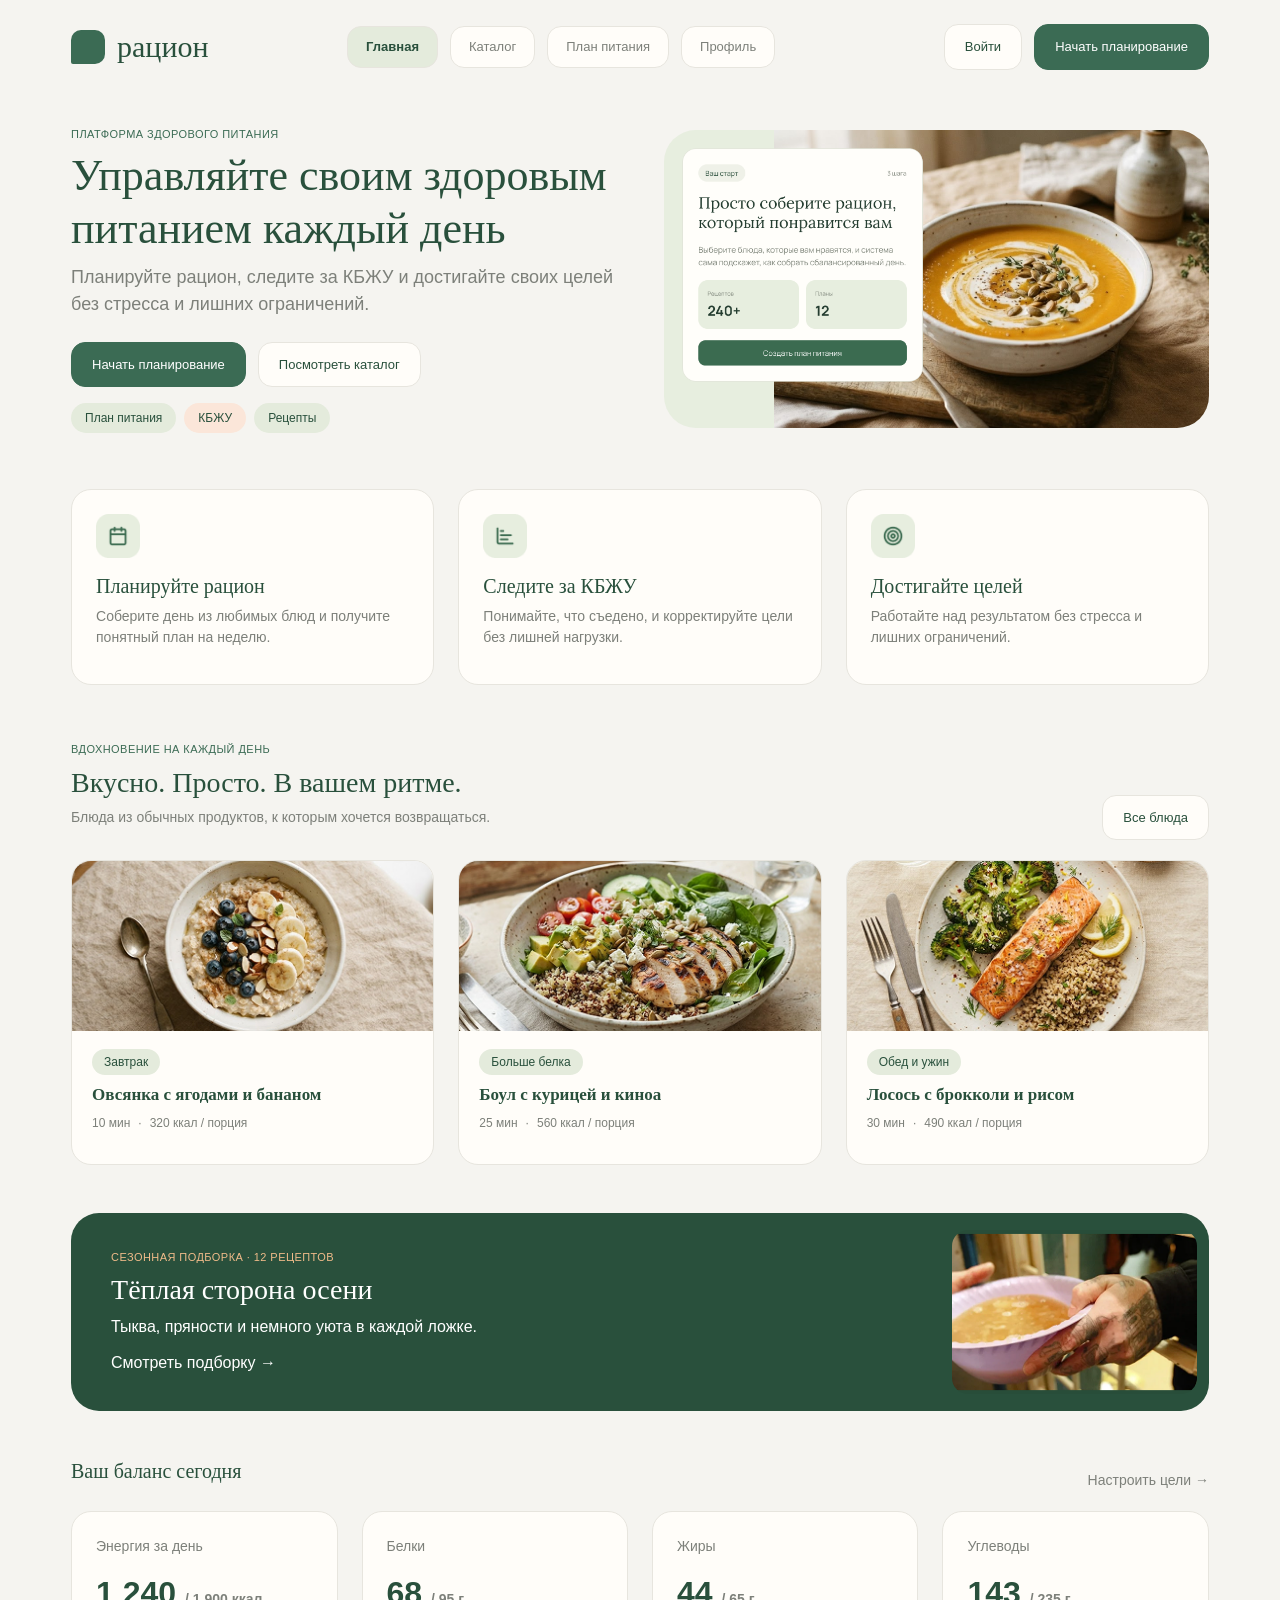
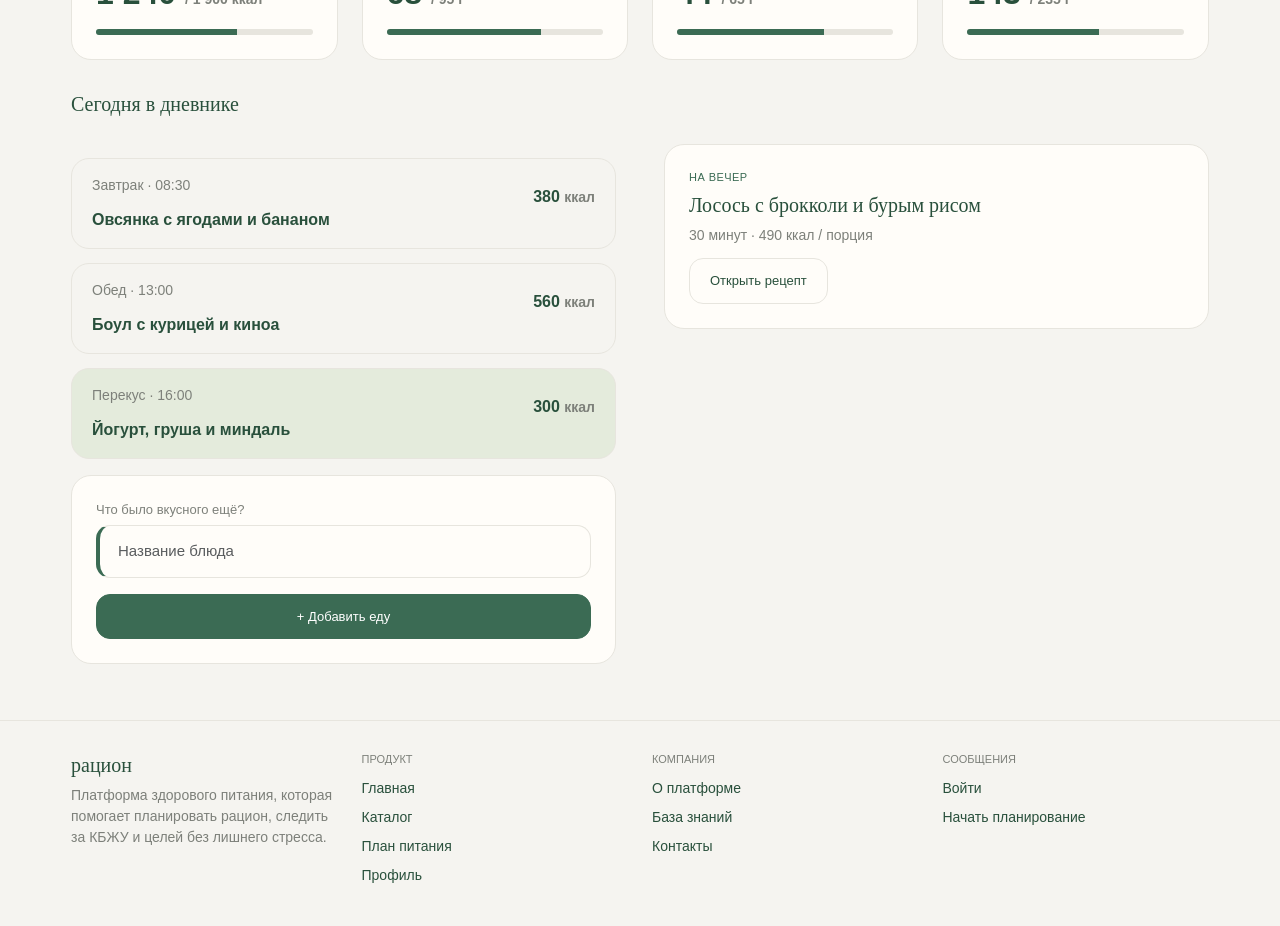
<file: index.html>
<!DOCTYPE html>
<html lang="ru">
<head>
  <meta charset="UTF-8">
  <meta name="viewport" content="width=device-width, initial-scale=1.0">
  <meta name="description" content="Рацион — платформа здорового питания: планируйте рацион и следите за КБЖУ">
  <title>Главная — Рацион</title>
  <link rel="stylesheet" href="css/vendor/bootstrap.min.css">
  <link rel="stylesheet" href="css/style.css">
  <script src="js/vendor/bootstrap.min.js" defer></script>
</head>
<body>
  <header class="site-container header navbar navbar-expand-lg">
    <a class="logo" href="index.html"><span class="logo__mark"></span>рацион</a>
    <button class="navbar-toggler" type="button" data-bs-toggle="collapse" data-bs-target="#site-navigation"
            aria-controls="site-navigation" aria-expanded="false" aria-label="Меню сайта">
      <span class="navbar-toggler-icon" aria-hidden="true"></span>
    </button>
    <div class="collapse navbar-collapse" id="site-navigation">
      <nav class="nav" aria-label="Основная навигация">
        <ul>
          <li><a class="nav-link" href="index.html" aria-current="page">Главная</a></li>
          <li><a class="nav-link" href="catalog.html">Каталог</a></li>
          <li><a class="nav-link" href="plan.html">План питания</a></li>
          <li><a class="nav-link" href="stats.html">Профиль</a></li>
        </ul>
      </nav>
      <div class="header__actions">
        <a class="btn" href="login.html">Войти</a>
        <a class="btn btn--primary" href="plan.html">Начать планирование</a>
      </div>
    </div>
  </header>

  <main class="site-container">
    <section class="hero">
      <div class="row align-items-center g-4 g-lg-5">
        <div class="col-lg-6 hero__copy">
          <p class="eyebrow">Платформа здорового питания</p>
          <h1>Управляйте своим здоровым питанием каждый день</h1>
          <p class="hero__lead">Планируйте рацион, следите за КБЖУ и достигайте своих целей без стресса и лишних ограничений.</p>
          <div class="hero__actions">
            <a class="btn btn--primary" href="plan.html">Начать планирование</a>
            <a class="btn" href="catalog.html">Посмотреть каталог</a>
          </div>
          <ul class="tags"><li>План питания</li><li>КБЖУ</li><li>Рецепты</li></ul>
        </div>
        <div class="col-lg-6">
          <aside class="hero__visual">
            <img class="img-fluid" src="img/Hero%20media.png" alt="Карточка создания плана питания на фоне тыквенного супа">
          </aside>
        </div>
      </div>
    </section>

    <section class="features" aria-label="Возможности">
      <div class="row row-cols-1 row-cols-sm-2 row-cols-lg-3 g-3 g-lg-4">
        <div class="col"><article class="card h-100"><img class="feature__icon" src="img/Frame.png" alt=""><h3>Планируйте рацион</h3><p class="muted">Соберите день из любимых блюд и получите понятный план на неделю.</p></article></div>
        <div class="col"><article class="card h-100"><img class="feature__icon" src="img/Frame-1.png" alt=""><h3>Следите за КБЖУ</h3><p class="muted">Понимайте, что съедено, и корректируйте цели без лишней нагрузки.</p></article></div>
        <div class="col"><article class="card h-100"><img class="feature__icon" src="img/Frame-2.png" alt=""><h3>Достигайте целей</h3><p class="muted">Работайте над результатом без стресса и лишних ограничений.</p></article></div>
      </div>
    </section>

    <section>
      <div class="section-head">
        <div><p class="eyebrow">Вдохновение на каждый день</p><h2>Вкусно. Просто. В вашем ритме.</h2><p class="muted">Блюда из обычных продуктов, к которым хочется возвращаться.</p></div>
        <a class="btn" href="catalog.html">Все блюда</a>
      </div>
      <div class="recipes">
        <div class="row row-cols-1 row-cols-sm-2 row-cols-lg-3 g-3 g-lg-4">
          <div class="col"><article class="card h-100 recipe"><img class="recipe__img" src="img/Meal%20photography.png" alt="Овсянка с ягодами и бананом"><div class="recipe__body"><span class="recipe__badge">Завтрак</span><h3 class="recipe__title">Овсянка с ягодами и бананом</h3><p class="recipe__meta"><span>10 мин</span><span>320 ккал / порция</span></p></div></article></div>
          <div class="col"><article class="card h-100 recipe"><img class="recipe__img" src="img/Meal%20photography-1.png" alt="Боул с курицей и киноа"><div class="recipe__body"><span class="recipe__badge">Больше белка</span><h3 class="recipe__title">Боул с курицей и киноа</h3><p class="recipe__meta"><span>25 мин</span><span>560 ккал / порция</span></p></div></article></div>
          <div class="col"><article class="card h-100 recipe"><img class="recipe__img" src="img/Meal%20photography-2.png" alt="Лосось с брокколи и рисом"><div class="recipe__body"><span class="recipe__badge">Обед и ужин</span><h3 class="recipe__title">Лосось с брокколи и рисом</h3><p class="recipe__meta"><span>30 мин</span><span>490 ккал / порция</span></p></div></article></div>
        </div>
      </div>
    </section>

    <section class="banner">
      <div class="banner__content">
        <p class="eyebrow">Сезонная подборка · 12 рецептов</p>
        <h2>Тёплая сторона осени</h2>
        <p>Тыква, пряности и немного уюта в каждой ложке.</p>
        <a href="catalog.html">Смотреть подборку →</a>
      </div>
      <img class="banner__img" src="img/%D0%91%D0%B0%D0%BB%D0%B0%D0%BD%D0%B4%D0%B0.png" alt="Миска тёплого супа">
    </section>

    <section>
      <div class="section-head"><h3>Ваш баланс сегодня</h3><a class="muted" href="plan.html">Настроить цели →</a></div>
      <div class="stats">
        <div class="row row-cols-2 row-cols-lg-4 g-3 g-lg-4">
          <div class="col"><article class="card h-100"><p class="muted">Энергия за день</p><p class="stat__value">1 240 <small class="muted">/ 1 900 ккал</small></p><progress max="1900" value="1240"></progress></article></div>
          <div class="col"><article class="card h-100"><p class="muted">Белки</p><p class="stat__value">68 <small class="muted">/ 95 г</small></p><progress max="95" value="68"></progress></article></div>
          <div class="col"><article class="card h-100"><p class="muted">Жиры</p><p class="stat__value">44 <small class="muted">/ 65 г</small></p><progress max="65" value="44"></progress></article></div>
          <div class="col"><article class="card h-100"><p class="muted">Углеводы</p><p class="stat__value">143 <small class="muted">/ 235 г</small></p><progress max="235" value="143"></progress></article></div>
        </div>
      </div>
    </section>

    <section class="section-head"><h3>Сегодня в дневнике</h3></section>
    <section class="row g-4 g-lg-5">
      <div class="col-lg-6">
        <div class="meal"><div><p class="muted">Завтрак · 08:30</p><strong>Овсянка с ягодами и бананом</strong></div><p class="meal__kcal">380 <small class="muted">ккал</small></p></div>
        <div class="meal"><div><p class="muted">Обед · 13:00</p><strong>Боул с курицей и киноа</strong></div><p class="meal__kcal">560 <small class="muted">ккал</small></p></div>
        <div class="meal"><div><p class="muted">Перекус · 16:00</p><strong>Йогурт, груша и миндаль</strong></div><p class="meal__kcal">300 <small class="muted">ккал</small></p></div>
        <form class="card form" action="plan.html" method="post" style="margin-top:16px">
          <div class="field"><label for="food">Что было вкусного ещё?</label><input class="form-control" type="text" id="food" name="food" placeholder="Название блюда" required></div>
          <button class="btn btn--primary" type="submit">+ Добавить еду</button>
        </form>
      </div>
      <aside class="col-lg-6">
        <div class="card"><p class="eyebrow">На вечер</p><h3>Лосось с брокколи и бурым рисом</h3><p class="muted">30 минут · 490 ккал / порция</p><a class="btn" href="catalog.html">Открыть рецепт</a></div>
      </aside>
    </section>
  </main>

  <footer class="site-container footer">
    <div><h3>рацион</h3><p class="muted">Платформа здорового питания, которая помогает планировать рацион, следить за КБЖУ и целей без лишнего стресса.</p></div>
    <div class="footer__cols">
      <section><h4>Продукт</h4><ul><li><a href="index.html">Главная</a></li><li><a href="catalog.html">Каталог</a></li><li><a href="plan.html">План питания</a></li><li><a href="stats.html">Профиль</a></li></ul></section>
      <section><h4>Компания</h4><ul><li><a href="#">О платформе</a></li><li><a href="#">База знаний</a></li><li><a href="#">Контакты</a></li></ul></section>
      <section><h4>Сообщения</h4><ul><li><a href="login.html">Войти</a></li><li><a href="plan.html">Начать планирование</a></li></ul></section>
    </div>
  </footer>
</body>
</html>
</file>
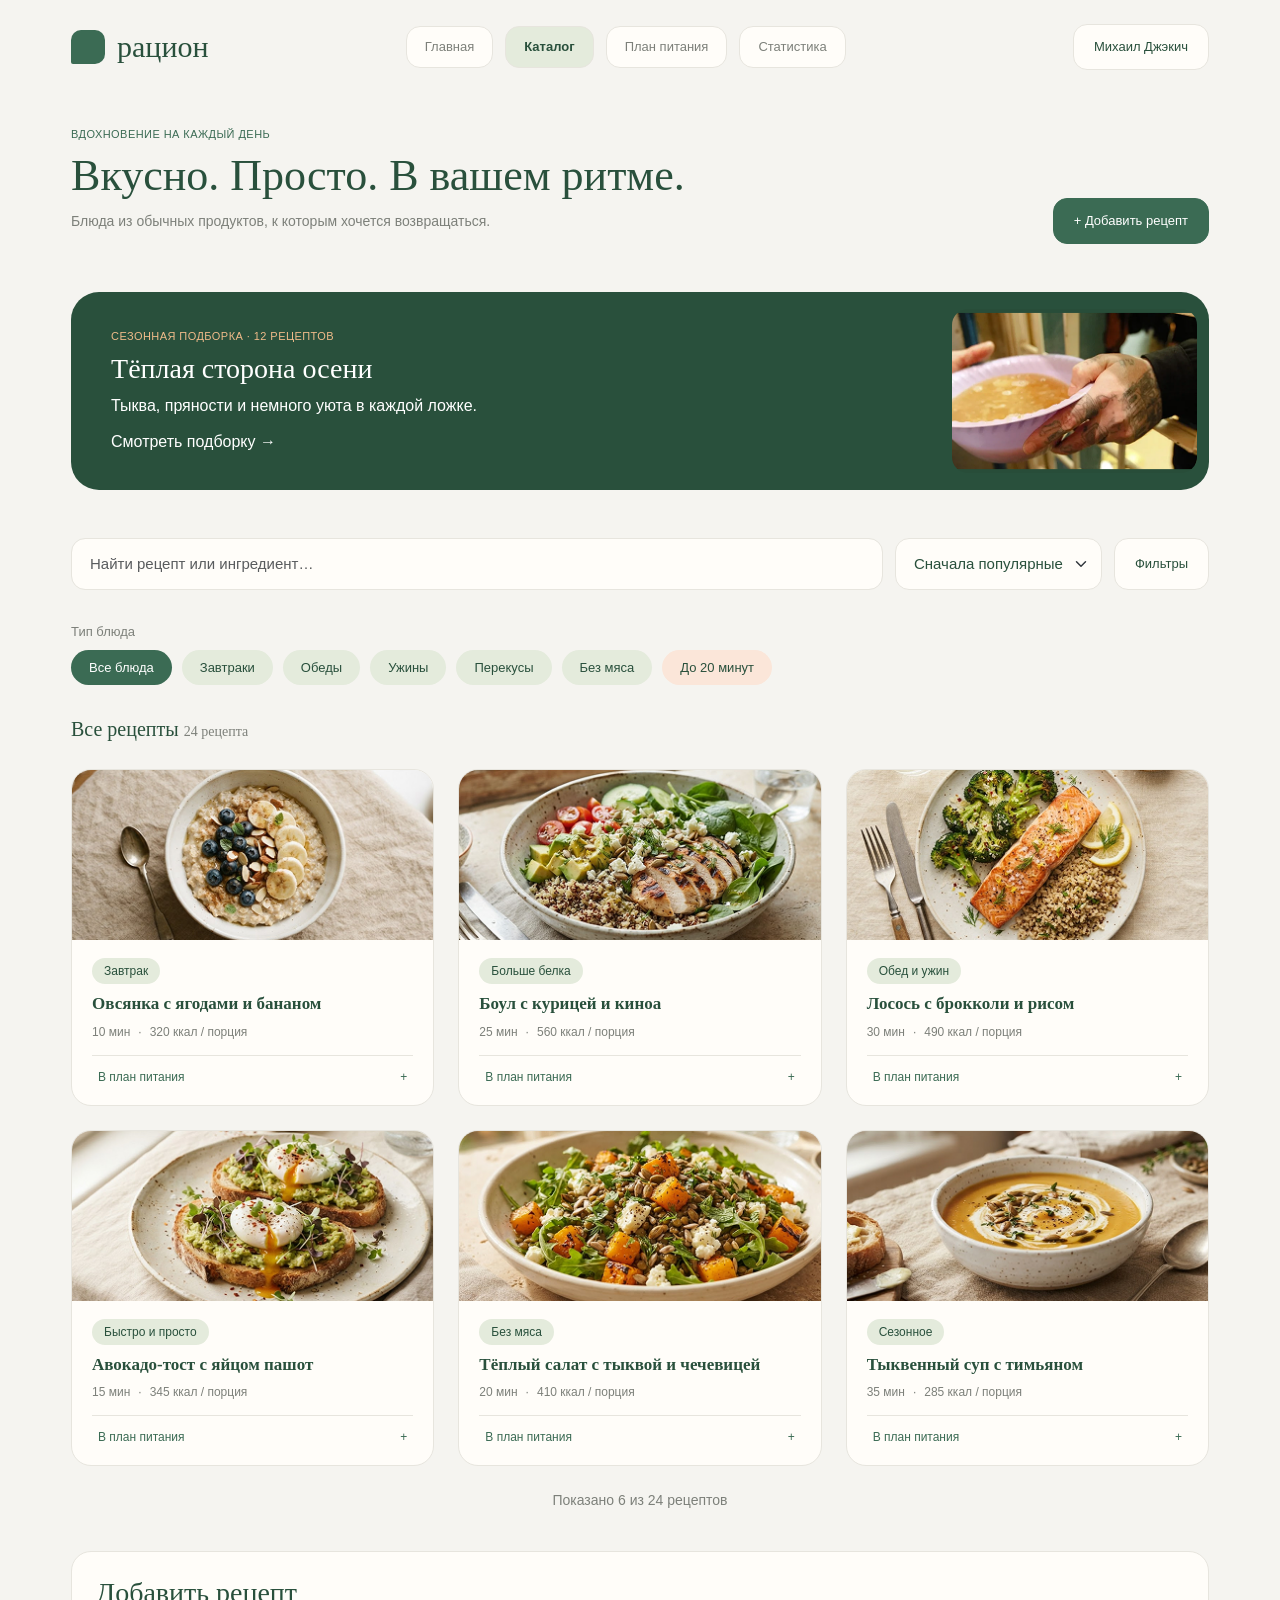
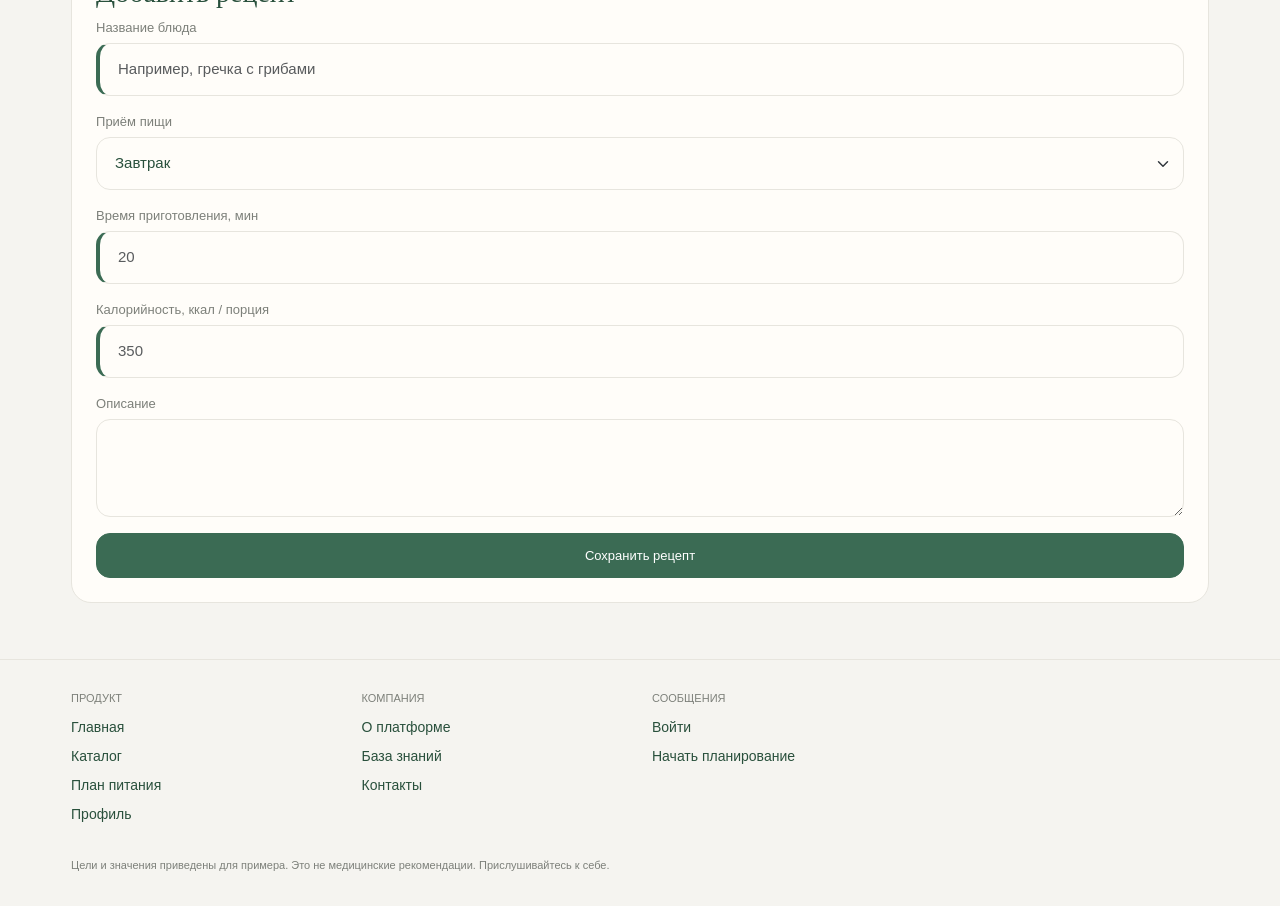
<file: catalog.html>
<!DOCTYPE html>
<html lang="ru">
<head>
  <meta charset="UTF-8">
  <meta name="viewport" content="width=device-width, initial-scale=1.0">
  <meta name="description" content="Каталог рецептов Рацион: поиск и фильтры по приёмам пищи">
  <title>Каталог блюд — Рацион</title>
  <link rel="stylesheet" href="css/vendor/bootstrap.min.css">
  <link rel="stylesheet" href="css/style.css">
  <script src="js/vendor/bootstrap.min.js" defer></script>
</head>
<body>
  <header class="site-container header navbar navbar-expand-lg">
    <a class="logo" href="index.html"><span class="logo__mark"></span>рацион</a>
    <button class="navbar-toggler" type="button" data-bs-toggle="collapse" data-bs-target="#site-navigation"
            aria-controls="site-navigation" aria-expanded="false" aria-label="Меню сайта">
      <span class="navbar-toggler-icon" aria-hidden="true"></span>
    </button>
    <div class="collapse navbar-collapse" id="site-navigation">
      <nav class="nav" aria-label="Основная навигация">
        <ul>
          <li><a class="nav-link" href="index.html">Главная</a></li>
          <li><a class="nav-link" href="catalog.html" aria-current="page">Каталог</a></li>
          <li><a class="nav-link" href="plan.html">План питания</a></li>
          <li><a class="nav-link" href="stats.html">Статистика</a></li>
        </ul>
      </nav>
      <div class="header__actions"><a class="btn" href="login.html">Михаил Джэкич</a></div>
    </div>
  </header>

  <main class="site-container">
    <div class="section-head">
      <div><p class="eyebrow">Вдохновение на каждый день</p><h1>Вкусно. Просто. В вашем ритме.</h1><p class="muted">Блюда из обычных продуктов, к которым хочется возвращаться.</p></div>
      <a class="btn btn--primary" href="#add-recipe">+ Добавить рецепт</a>
    </div>

    <section class="banner">
      <div class="banner__content">
        <p class="eyebrow">Сезонная подборка · 12 рецептов</p>
        <h2>Тёплая сторона осени</h2>
        <p>Тыква, пряности и немного уюта в каждой ложке.</p>
        <a href="#">Смотреть подборку →</a>
      </div>
      <img class="banner__img" src="img/%D0%91%D0%B0%D0%BB%D0%B0%D0%BD%D0%B4%D0%B0.png" alt="Миска тёплого супа">
    </section>

    <form class="form" action="catalog.html" method="get" role="search">
      <div class="toolbar">
        <input class="form-control" type="search" name="q" placeholder="Найти рецепт или ингредиент…" aria-label="Поиск рецептов">
        <select class="form-select" name="sort" aria-label="Сортировка">
          <option>Сначала популярные</option>
          <option>Сначала быстрые</option>
          <option>По калорийности</option>
        </select>
        <button class="btn" type="submit">Фильтры</button>
      </div>
      <fieldset>
        <legend>Тип блюда</legend>
        <div class="chips">
          <input type="radio" name="type" id="t-all" value="all" checked><label for="t-all">Все блюда</label>
          <input type="radio" name="type" id="t-b" value="breakfast"><label for="t-b">Завтраки</label>
          <input type="radio" name="type" id="t-l" value="lunch"><label for="t-l">Обеды</label>
          <input type="radio" name="type" id="t-d" value="dinner"><label for="t-d">Ужины</label>
          <input type="radio" name="type" id="t-s" value="snack"><label for="t-s">Перекусы</label>
          <input type="radio" name="type" id="t-v" value="veg"><label for="t-v">Без мяса</label>
          <input type="radio" name="type" id="t-q" value="quick"><label for="t-q">До 20 минут</label>
        </div>
      </fieldset>
    </form>

    <div class="section-head"><h3>Все рецепты <span class="muted">24 рецепта</span></h3></div>
    <section class="recipes">
      <div class="row row-cols-1 row-cols-sm-2 row-cols-lg-3 g-3 g-lg-4">
        <div class="col"><article class="card h-100 recipe"><img class="recipe__img" src="img/Meal%20photography.png" alt="Овсянка с ягодами и бананом"><div class="recipe__body"><span class="recipe__badge">Завтрак</span><h3 class="recipe__title">Овсянка с ягодами и бананом</h3><p class="recipe__meta"><span>10 мин</span><span>320 ккал / порция</span></p><button class="recipe__add" type="button">В план питания <span>+</span></button></div></article></div>
        <div class="col"><article class="card h-100 recipe"><img class="recipe__img" src="img/Meal%20photography-1.png" alt="Боул с курицей и киноа"><div class="recipe__body"><span class="recipe__badge">Больше белка</span><h3 class="recipe__title">Боул с курицей и киноа</h3><p class="recipe__meta"><span>25 мин</span><span>560 ккал / порция</span></p><button class="recipe__add" type="button">В план питания <span>+</span></button></div></article></div>
        <div class="col"><article class="card h-100 recipe"><img class="recipe__img" src="img/Meal%20photography-2.png" alt="Лосось с брокколи и рисом"><div class="recipe__body"><span class="recipe__badge">Обед и ужин</span><h3 class="recipe__title">Лосось с брокколи и рисом</h3><p class="recipe__meta"><span>30 мин</span><span>490 ккал / порция</span></p><button class="recipe__add" type="button">В план питания <span>+</span></button></div></article></div>
        <div class="col"><article class="card h-100 recipe"><img class="recipe__img" src="img/Meal%20photography-3.png" alt="Авокадо-тост с яйцом пашот"><div class="recipe__body"><span class="recipe__badge">Быстро и просто</span><h3 class="recipe__title">Авокадо-тост с яйцом пашот</h3><p class="recipe__meta"><span>15 мин</span><span>345 ккал / порция</span></p><button class="recipe__add" type="button">В план питания <span>+</span></button></div></article></div>
        <div class="col"><article class="card h-100 recipe"><img class="recipe__img" src="img/Meal%20photography-4.png" alt="Тёплый салат с тыквой и чечевицей"><div class="recipe__body"><span class="recipe__badge">Без мяса</span><h3 class="recipe__title">Тёплый салат с тыквой и чечевицей</h3><p class="recipe__meta"><span>20 мин</span><span>410 ккал / порция</span></p><button class="recipe__add" type="button">В план питания <span>+</span></button></div></article></div>
        <div class="col"><article class="card h-100 recipe"><img class="recipe__img" src="img/Meal%20photography-5.png" alt="Тыквенный суп с тимьяном"><div class="recipe__body"><span class="recipe__badge">Сезонное</span><h3 class="recipe__title">Тыквенный суп с тимьяном</h3><p class="recipe__meta"><span>35 мин</span><span>285 ккал / порция</span></p><button class="recipe__add" type="button">В план питания <span>+</span></button></div></article></div>
      </div>
    </section>
    <p class="muted" style="text-align:center;margin-top:24px">Показано 6 из 24 рецептов</p>

    <section id="add-recipe" class="card" style="margin-top:40px">
      <h2>Добавить рецепт</h2>
      <form class="form" action="catalog.html" method="post">
        <div class="field"><label for="r-title">Название блюда</label><input class="form-control" type="text" id="r-title" name="title" required minlength="3" placeholder="Например, гречка с грибами"></div>
        <div class="field"><label for="r-type">Приём пищи</label>
          <select class="form-select" id="r-type" name="meal"><option>Завтрак</option><option>Обед</option><option>Ужин</option><option>Перекус</option></select></div>
        <div class="field"><label for="r-time">Время приготовления, мин</label><input class="form-control" type="number" id="r-time" name="time" min="1" max="240" placeholder="20" required></div>
        <div class="field"><label for="r-kcal">Калорийность, ккал / порция</label><input class="form-control" type="number" id="r-kcal" name="kcal" min="1" placeholder="350" required></div>
        <div class="field"><label for="r-desc">Описание</label><textarea class="form-control" id="r-desc" name="desc" rows="3"></textarea></div>
        <button class="btn btn--primary" type="submit">Сохранить рецепт</button>
      </form>
    </section>
  </main>

  <footer class="site-container footer">
    <div class="footer__cols">
      <section><h4>Продукт</h4><ul><li><a href="index.html">Главная</a></li><li><a href="catalog.html">Каталог</a></li><li><a href="plan.html">План питания</a></li><li><a href="stats.html">Профиль</a></li></ul></section>
      <section><h4>Компания</h4><ul><li><a href="#">О платформе</a></li><li><a href="#">База знаний</a></li><li><a href="#">Контакты</a></li></ul></section>
      <section><h4>Сообщения</h4><ul><li><a href="login.html">Войти</a></li><li><a href="plan.html">Начать планирование</a></li></ul></section>
    </div>
    <p class="footer__note">Цели и значения приведены для примера. Это не медицинские рекомендации. Прислушивайтесь к себе.</p>
  </footer>
</body>
</html>
</file>
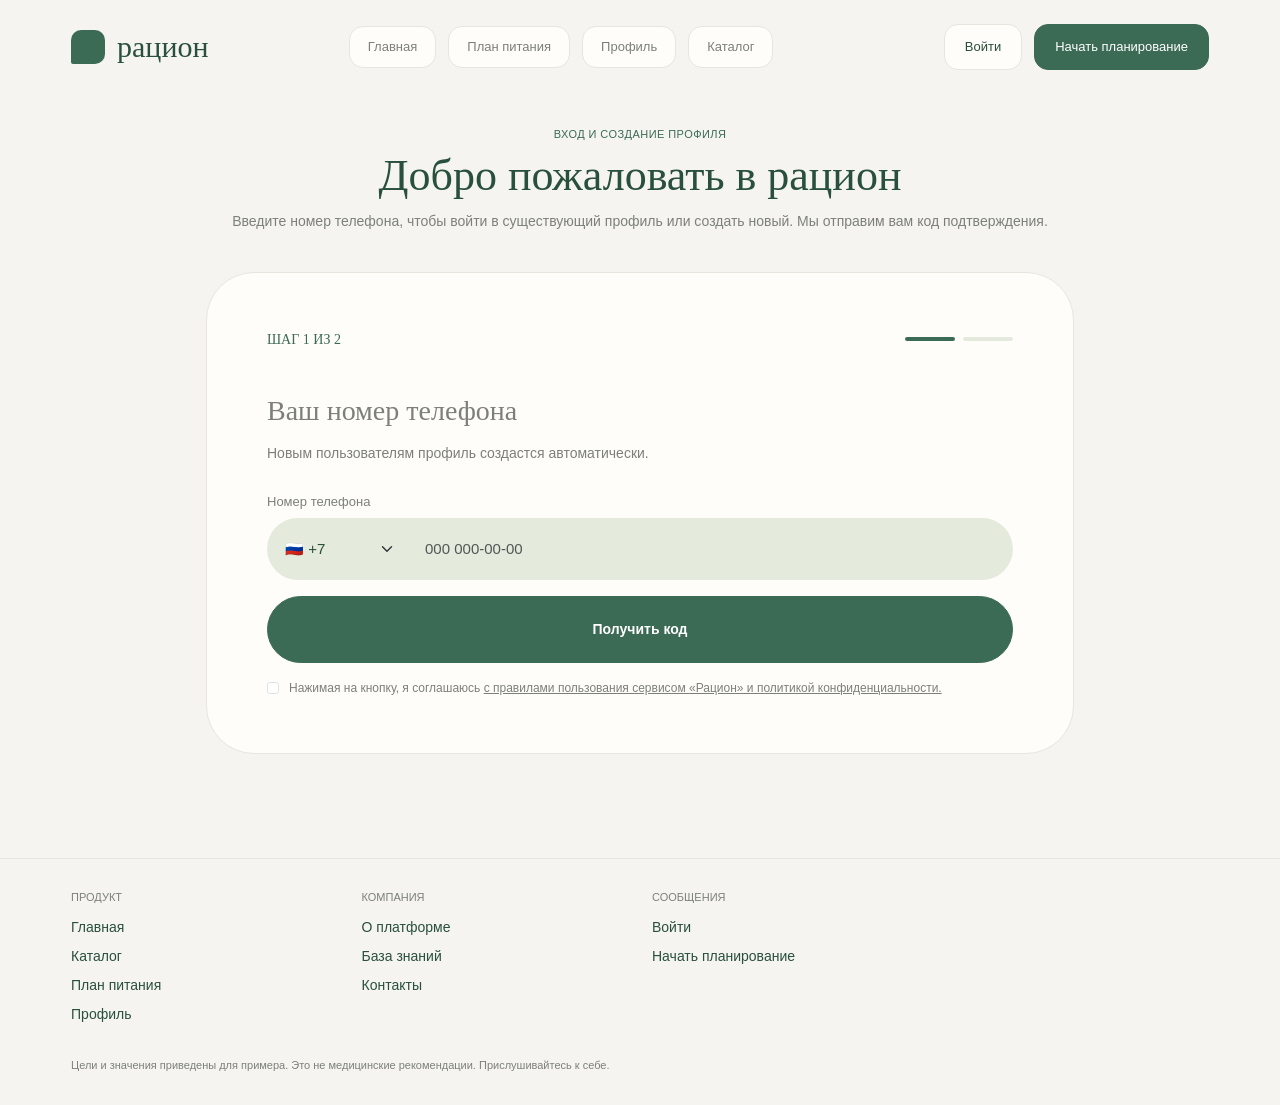
<file: login.html>
<!DOCTYPE html>
<html lang="ru">
<head>
  <meta charset="UTF-8">
  <meta name="viewport" content="width=device-width, initial-scale=1.0">
  <meta name="description" content="Рацион — вход и создание профиля по номеру телефона">
  <title>Вход — Рацион</title>
  <link rel="stylesheet" href="css/vendor/bootstrap.min.css">
  <link rel="stylesheet" href="css/style.css">
  <script src="js/vendor/bootstrap.min.js" defer></script>
</head>
<body>
  <header class="site-container header navbar navbar-expand-lg">
    <a class="logo" href="index.html"><span class="logo__mark"></span>рацион</a>
    <button class="navbar-toggler" type="button" data-bs-toggle="collapse" data-bs-target="#site-navigation"
            aria-controls="site-navigation" aria-expanded="false" aria-label="Меню сайта">
      <span class="navbar-toggler-icon" aria-hidden="true"></span>
    </button>
    <div class="collapse navbar-collapse" id="site-navigation">
      <nav class="nav" aria-label="Основная навигация">
        <ul>
          <li><a class="nav-link" href="index.html">Главная</a></li>
          <li><a class="nav-link" href="plan.html">План питания</a></li>
          <li><a class="nav-link" href="stats.html">Профиль</a></li>
          <li><a class="nav-link" href="catalog.html">Каталог</a></li>
        </ul>
      </nav>
      <div class="header__actions">
        <a class="btn" href="login.html">Войти</a>
        <a class="btn btn--primary" href="plan.html">Начать планирование</a>
      </div>
    </div>
  </header>

  <main class="site-container">
    <section class="auth">
      <p class="eyebrow">Вход и создание профиля</p>
      <h1>Добро пожаловать в рацион</h1>
      <p class="muted">Введите номер телефона, чтобы войти в существующий профиль или создать новый. Мы отправим вам код подтверждения.</p>

      <form class="card auth__card form" action="plan.html" method="post" novalidate>
        <div class="steps">
          <span>ШАГ 1 ИЗ 2</span>
          <div class="steps__bar" aria-hidden="true"><span></span><span></span></div>
        </div>
        <fieldset class="form">
          <legend><h2>Ваш номер телефона</h2></legend>
          <p class="muted">Новым пользователям профиль создастся автоматически.</p>
          <div class="field">
            <label for="phone">Номер телефона</label>
            <div class="phone">
              <select class="form-select" name="country" aria-label="Код страны">
                <option value="+7" selected>🇷🇺 +7</option>
                <option value="+375">🇧🇾 +375</option>
                <option value="+7kz">🇰🇿 +7</option>
              </select>
              <input class="form-control" type="tel" id="phone" name="phone" placeholder="000 000-00-00"
                     pattern="[0-9 \-]{10,13}" required autocomplete="tel-national">
            </div>
          </div>
        </fieldset>
        <button class="btn btn--primary btn--block" type="submit">Получить код</button>
        <label class="check">
          <input class="form-check-input" type="checkbox" name="agree" required>
          <span>Нажимая на кнопку, я соглашаюсь <a href="#">с правилами пользования сервисом «Рацион» и политикой конфиденциальности.</a></span>
        </label>
      </form>
    </section>
  </main>

  <footer class="site-container footer">
    <div class="footer__cols">
      <section><h4>Продукт</h4><ul><li><a href="index.html">Главная</a></li><li><a href="catalog.html">Каталог</a></li><li><a href="plan.html">План питания</a></li><li><a href="stats.html">Профиль</a></li></ul></section>
      <section><h4>Компания</h4><ul><li><a href="#">О платформе</a></li><li><a href="#">База знаний</a></li><li><a href="#">Контакты</a></li></ul></section>
      <section><h4>Сообщения</h4><ul><li><a href="login.html">Войти</a></li><li><a href="plan.html">Начать планирование</a></li></ul></section>
    </div>
    <p class="footer__note">Цели и значения приведены для примера. Это не медицинские рекомендации. Прислушивайтесь к себе.</p>
  </footer>
</body>
</html>
</file>
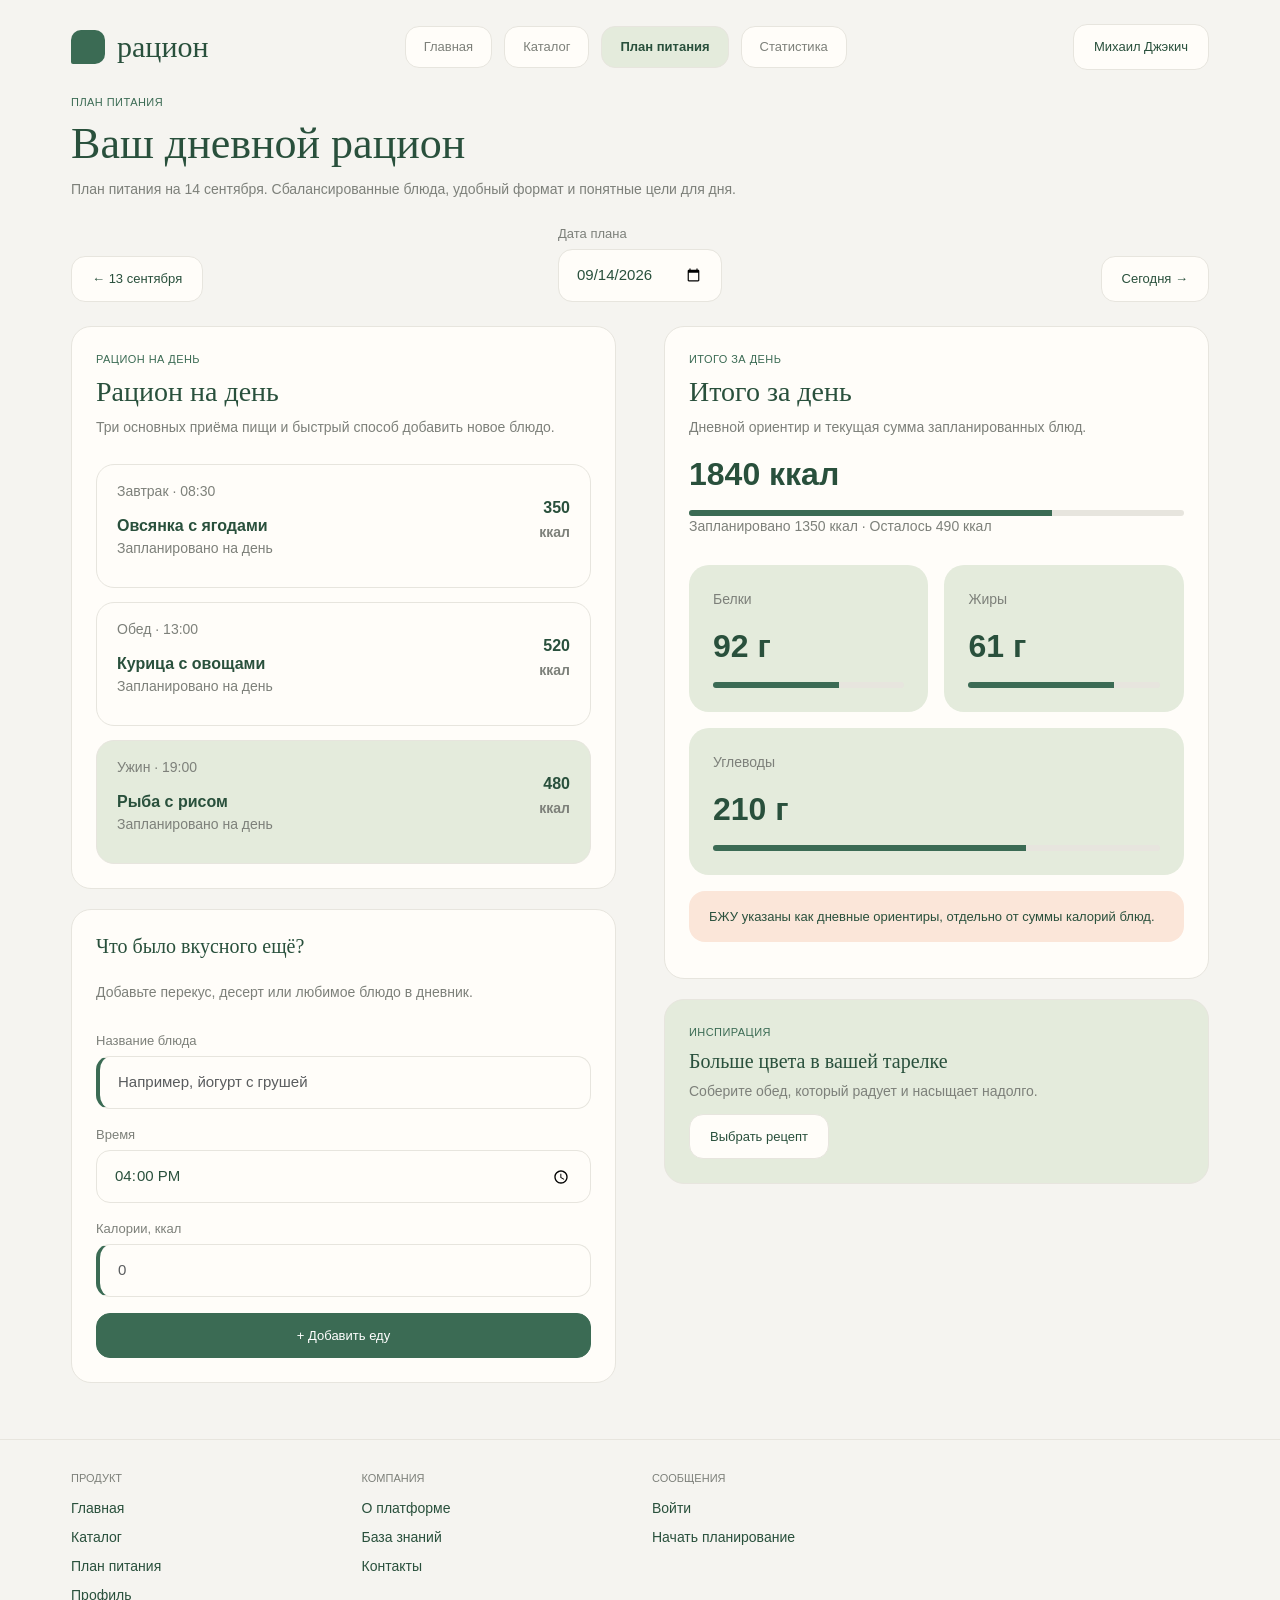
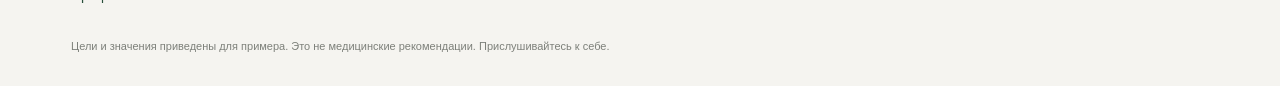
<file: plan.html>
<!DOCTYPE html>
<html lang="ru">
<head>
  <meta charset="UTF-8">
  <meta name="viewport" content="width=device-width, initial-scale=1.0">
  <meta name="description" content="План питания на день: приёмы пищи, калории и БЖУ">
  <title>План питания — Рацион</title>
  <link rel="stylesheet" href="css/vendor/bootstrap.min.css">
  <link rel="stylesheet" href="css/style.css">
  <script src="js/vendor/bootstrap.min.js" defer></script>
</head>
<body>
  <header class="site-container header navbar navbar-expand-lg">
    <a class="logo" href="index.html"><span class="logo__mark"></span>рацион</a>
    <button class="navbar-toggler" type="button" data-bs-toggle="collapse" data-bs-target="#site-navigation"
            aria-controls="site-navigation" aria-expanded="false" aria-label="Меню сайта">
      <span class="navbar-toggler-icon" aria-hidden="true"></span>
    </button>
    <div class="collapse navbar-collapse" id="site-navigation">
      <nav class="nav" aria-label="Основная навигация">
        <ul>
          <li><a class="nav-link" href="index.html">Главная</a></li>
          <li><a class="nav-link" href="catalog.html">Каталог</a></li>
          <li><a class="nav-link" href="plan.html" aria-current="page">План питания</a></li>
          <li><a class="nav-link" href="stats.html">Статистика</a></li>
        </ul>
      </nav>
      <div class="header__actions"><a class="btn" href="login.html">Михаил Джэкич</a></div>
    </div>
  </header>

  <main class="site-container">
    <p class="eyebrow">План питания</p>
    <h1>Ваш дневной рацион</h1>
    <p class="muted">План питания на 14 сентября. Сбалансированные блюда, удобный формат и понятные цели для дня.</p>

    <form class="date-nav" action="plan.html" method="get">
      <button class="btn" type="submit" name="date" value="2026-09-13">← 13 сентября</button>
      <div class="field"><label for="date" class="muted">Дата плана</label><input class="form-control" type="date" id="date" name="date" value="2026-09-14"></div>
      <button class="btn" type="submit" name="date" value="today">Сегодня →</button>
    </form>

    <div class="row g-4 g-lg-5">
      <section class="col-lg-6">
        <article class="card">
          <p class="eyebrow">Рацион на день</p>
          <h2>Рацион на день</h2>
          <p class="muted">Три основных приёма пищи и быстрый способ добавить новое блюдо.</p>
          <div class="meal"><div><p class="muted">Завтрак · 08:30</p><strong>Овсянка с ягодами</strong><p class="muted">Запланировано на день</p></div><p class="meal__kcal">350<br><small class="muted">ккал</small></p></div>
          <div class="meal"><div><p class="muted">Обед · 13:00</p><strong>Курица с овощами</strong><p class="muted">Запланировано на день</p></div><p class="meal__kcal">520<br><small class="muted">ккал</small></p></div>
          <div class="meal"><div><p class="muted">Ужин · 19:00</p><strong>Рыба с рисом</strong><p class="muted">Запланировано на день</p></div><p class="meal__kcal">480<br><small class="muted">ккал</small></p></div>
        </article>

        <form class="card form" action="plan.html" method="post" style="margin-top:20px">
          <h3>Что было вкусного ещё?</h3>
          <p class="muted">Добавьте перекус, десерт или любимое блюдо в дневник.</p>
          <div class="field"><label for="dish">Название блюда</label><input class="form-control" type="text" id="dish" name="dish" placeholder="Например, йогурт с грушей" required></div>
          <div class="field"><label for="meal-time">Время</label><input class="form-control" type="time" id="meal-time" name="time" value="16:00"></div>
          <div class="field"><label for="dish-kcal">Калории, ккал</label><input class="form-control" type="number" id="dish-kcal" name="kcal" min="0" placeholder="0" required></div>
          <button class="btn btn--primary" type="submit">+ Добавить еду</button>
        </form>
      </section>

      <aside class="col-lg-6">
        <article class="card">
          <p class="eyebrow">Итого за день</p>
          <h2>Итого за день</h2>
          <p class="muted">Дневной ориентир и текущая сумма запланированных блюд.</p>
          <p class="stat__value">1840 ккал</p>
          <progress max="1840" value="1350"></progress>
          <p class="muted">Запланировано 1350 ккал · Осталось 490 ккал</p>
          <div class="macros">
            <div class="card"><p class="muted">Белки</p><p class="stat__value">92 г</p><progress max="140" value="92"></progress></div>
            <div class="card"><p class="muted">Жиры</p><p class="stat__value">61 г</p><progress max="80" value="61"></progress></div>
            <div class="card"><p class="muted">Углеводы</p><p class="stat__value">210 г</p><progress max="300" value="210"></progress></div>
          </div>
          <p class="note">БЖУ указаны как дневные ориентиры, отдельно от суммы калорий блюд.</p>
        </article>
        <article class="card" style="margin-top:20px;background:var(--green-soft)">
          <p class="eyebrow">Инспирация</p>
          <h3>Больше цвета в вашей тарелке</h3>
          <p class="muted">Соберите обед, который радует и насыщает надолго.</p>
          <a class="btn" href="catalog.html">Выбрать рецепт</a>
        </article>
      </aside>
    </div>
  </main>

  <footer class="site-container footer">
    <div class="footer__cols">
      <section><h4>Продукт</h4><ul><li><a href="index.html">Главная</a></li><li><a href="catalog.html">Каталог</a></li><li><a href="plan.html">План питания</a></li><li><a href="stats.html">Профиль</a></li></ul></section>
      <section><h4>Компания</h4><ul><li><a href="#">О платформе</a></li><li><a href="#">База знаний</a></li><li><a href="#">Контакты</a></li></ul></section>
      <section><h4>Сообщения</h4><ul><li><a href="login.html">Войти</a></li><li><a href="plan.html">Начать планирование</a></li></ul></section>
    </div>
    <p class="footer__note">Цели и значения приведены для примера. Это не медицинские рекомендации. Прислушивайтесь к себе.</p>
  </footer>
</body>
</html>
</file>
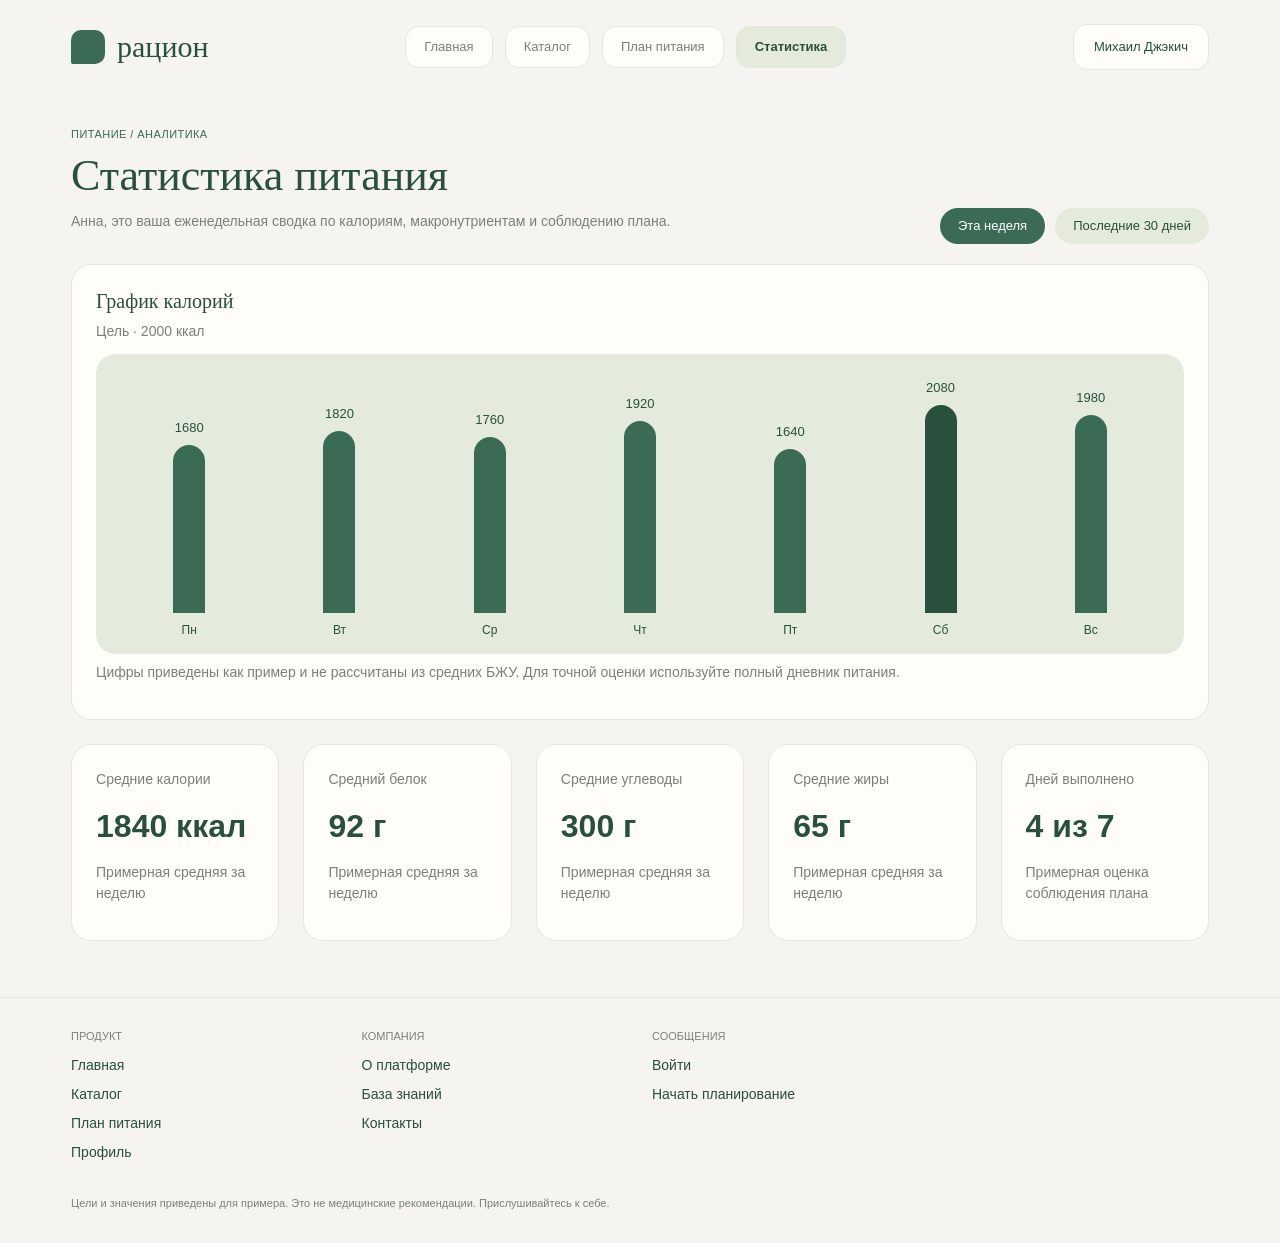
<file: stats.html>
<!DOCTYPE html>
<html lang="ru">
<head>
  <meta charset="UTF-8">
  <meta name="viewport" content="width=device-width, initial-scale=1.0">
  <meta name="description" content="Статистика питания: калории и БЖУ за неделю">
  <title>Статистика питания — Рацион</title>
  <link rel="stylesheet" href="css/vendor/bootstrap.min.css">
  <link rel="stylesheet" href="css/style.css">
  <script src="js/vendor/bootstrap.min.js" defer></script>
</head>
<body>
  <header class="site-container header navbar navbar-expand-lg">
    <a class="logo" href="index.html"><span class="logo__mark"></span>рацион</a>
    <button class="navbar-toggler" type="button" data-bs-toggle="collapse" data-bs-target="#site-navigation"
            aria-controls="site-navigation" aria-expanded="false" aria-label="Меню сайта">
      <span class="navbar-toggler-icon" aria-hidden="true"></span>
    </button>
    <div class="collapse navbar-collapse" id="site-navigation">
      <nav class="nav" aria-label="Основная навигация">
        <ul>
          <li><a class="nav-link" href="index.html">Главная</a></li>
          <li><a class="nav-link" href="catalog.html">Каталог</a></li>
          <li><a class="nav-link" href="plan.html">План питания</a></li>
          <li><a class="nav-link" href="stats.html" aria-current="page">Статистика</a></li>
        </ul>
      </nav>
      <div class="header__actions"><a class="btn" href="login.html">Михаил Джэкич</a></div>
    </div>
  </header>

  <main class="site-container">
    <div class="section-head">
      <div>
        <p class="eyebrow">Питание / Аналитика</p>
        <h1>Статистика питания</h1>
        <p class="muted">Анна, это ваша еженедельная сводка по калориям, макронутриентам и соблюдению плана.</p>
      </div>
      <form action="stats.html" method="get" class="chips">
        <input type="radio" name="period" id="p-week" value="week" checked><label for="p-week">Эта неделя</label>
        <input type="radio" name="period" id="p-month" value="30"><label for="p-month">Последние 30 дней</label>
      </form>
    </div>

    <section class="card">
      <h3>График калорий</h3>
      <p class="muted">Цель · 2000 ккал</p>
      <ul class="chart">
        <li data-kcal="1680"><span style="height:168px"></span>Пн</li>
        <li data-kcal="1820"><span style="height:182px"></span>Вт</li>
        <li data-kcal="1760"><span style="height:176px"></span>Ср</li>
        <li data-kcal="1920"><span style="height:192px"></span>Чт</li>
        <li data-kcal="1640"><span style="height:164px"></span>Пт</li>
        <li data-kcal="2080"><span style="height:208px"></span>Сб</li>
        <li data-kcal="1980"><span style="height:198px"></span>Вс</li>
      </ul>
      <p class="muted">Цифры приведены как пример и не рассчитаны из средних БЖУ. Для точной оценки используйте полный дневник питания.</p>
    </section>

    <section class="stats stats--five" style="margin-top:24px">
      <div class="row row-cols-2 row-cols-md-3 row-cols-xl-5 g-3 g-lg-4">
        <div class="col"><article class="card h-100"><p class="muted">Средние калории</p><p class="stat__value">1840 ккал</p><p class="muted">Примерная средняя за неделю</p></article></div>
        <div class="col"><article class="card h-100"><p class="muted">Средний белок</p><p class="stat__value">92 г</p><p class="muted">Примерная средняя за неделю</p></article></div>
        <div class="col"><article class="card h-100"><p class="muted">Средние углеводы</p><p class="stat__value">300 г</p><p class="muted">Примерная средняя за неделю</p></article></div>
        <div class="col"><article class="card h-100"><p class="muted">Средние жиры</p><p class="stat__value">65 г</p><p class="muted">Примерная средняя за неделю</p></article></div>
        <div class="col"><article class="card h-100"><p class="muted">Дней выполнено</p><p class="stat__value">4 из 7</p><p class="muted">Примерная оценка соблюдения плана</p></article></div>
      </div>
    </section>
  </main>

  <footer class="site-container footer">
    <div class="footer__cols">
      <section><h4>Продукт</h4><ul><li><a href="index.html">Главная</a></li><li><a href="catalog.html">Каталог</a></li><li><a href="plan.html">План питания</a></li><li><a href="stats.html">Профиль</a></li></ul></section>
      <section><h4>Компания</h4><ul><li><a href="#">О платформе</a></li><li><a href="#">База знаний</a></li><li><a href="#">Контакты</a></li></ul></section>
      <section><h4>Сообщения</h4><ul><li><a href="login.html">Войти</a></li><li><a href="plan.html">Начать планирование</a></li></ul></section>
    </div>
    <p class="footer__note">Цели и значения приведены для примера. Это не медицинские рекомендации. Прислушивайтесь к себе.</p>
  </footer>
</body>
</html>
</file>
<file: css/style.css>
/* ===== Переменные (псевдокласс :root) ===== */
:root {
  --bg: #f5f4f0;
  --card: #fffdf9;
  --green: #3b6b54;
  --green-dark: #29503c;
  --green-soft: #e4ebdc;
  --peach: #fbe6d9;
  --text: #29503c;
  --muted: #7d807a;
  --line: #e7e5de;
  --radius: 20px;
}

/* ===== Селектор по типу и универсальный ===== */
* { box-sizing: border-box; }
body {
  margin: 0;
  background: var(--bg);
  color: var(--text);
  font-family: "Manrope", "Segoe UI", Arial, sans-serif;
  line-height: 1.5;
}
h1, h2, h3 { font-family: Georgia, "Times New Roman", serif; font-weight: 400; margin: 0 0 8px; }
h1 { font-size: clamp(30px, 4vw, 44px); }
h2 { font-size: 28px; }
h3 { font-size: 20px; }
p { margin: 0 0 12px; }
a { color: inherit; text-decoration: none; }
ul { list-style: none; margin: 0; padding: 0; }
img { max-width: 100%; display: block; }

/* ===== Селектор по классу ===== */
.site-container { max-width: 1920px; margin-inline: auto; padding-inline: clamp(16px, 5.55vw, 80px); }
.eyebrow { font-size: 11px; letter-spacing: .04em; text-transform: uppercase; color: var(--green); margin-bottom: 8px; }
.muted { color: var(--muted); font-size: 14px; }
.card {
  --bs-card-bg: var(--card);
  --bs-card-border-color: var(--line);
  --bs-card-border-radius: var(--radius);
  padding: 24px;
  color: inherit;
}

.card:not(form) > .btn { align-self: start; }

/* ===== Шапка: потомки и дочерние селекторы ===== */
.header { padding-block: 24px; }
.header .navbar-collapse { justify-content: space-between; gap: 16px; }
.header .navbar-toggler {
  --bs-navbar-toggler-border-color: var(--line);
  --bs-navbar-toggler-border-radius: 12px;
  width: 44px;
  height: 44px;
  padding: 0;
  background: var(--card);
}
.header .navbar-toggler:focus-visible { outline: 3px solid #9cc3ab; outline-offset: 2px; box-shadow: none; }
.logo { display: flex; align-items: center; gap: 12px; font-family: Georgia, serif; font-size: 30px; }
.logo__mark { flex: 0 0 34px; height: 34px; border-radius: 10px 10px 10px 2px; background: var(--green); }
.nav > ul { display: flex; gap: 12px; }                /* дочерний селектор > */
.nav a { display: block; padding: 10px 18px; border: 1px solid var(--line); border-radius: 14px; background: var(--card); font-size: 13px; color: var(--muted); }
.nav a:hover { border-color: var(--green); color: var(--green); }  /* псевдокласс :hover */
.nav a[aria-current="page"] { background: var(--green-soft); color: var(--green-dark); font-weight: 700; } /* атрибут */
.header__actions { display: flex; gap: 12px; align-items: center; }

/* ===== Кнопки ===== */
.btn {
  --bs-btn-padding-x: 20px;
  --bs-btn-padding-y: 12px;
  --bs-btn-border-radius: 14px;
  --bs-btn-font-size: 13px;
  --bs-btn-color: var(--text);
  --bs-btn-bg: var(--card);
  --bs-btn-border-color: var(--line);
  --bs-btn-hover-color: var(--green-dark);
  --bs-btn-hover-bg: var(--card);
  --bs-btn-hover-border-color: var(--green);
  --bs-btn-active-color: var(--bs-btn-hover-color);
  --bs-btn-active-bg: var(--bs-btn-hover-bg);
  --bs-btn-active-border-color: var(--bs-btn-hover-border-color);
  display: inline-flex;
  align-items: center;
  justify-content: center;
  gap: 8px;
}
.btn--primary {
  --bs-btn-color: #fff;
  --bs-btn-bg: var(--green);
  --bs-btn-border-color: var(--green);
  --bs-btn-hover-color: #fff;
  --bs-btn-hover-bg: var(--green-dark);
  --bs-btn-hover-border-color: var(--green-dark);
}
.btn--block { width: 100%; padding: 22px; border-radius: 999px; font-weight: 700; font-size: 14px; }
.btn:focus-visible { outline: 3px solid #9cc3ab; outline-offset: 2px; }

/* ===== Формы ===== */
.form { display: grid; gap: 16px; }
.field { display: grid; gap: 6px; }
.field label { font-size: 13px; color: var(--muted); }
.form-control, .form-select {
  padding: 14px 18px;
  border-color: var(--line);
  border-radius: 14px;
  background-color: var(--card);
  color: var(--text);
  font-size: 15px;
}
.form-select { padding-right: 38px; }
.form-control:focus, .form-select:focus {
  background-color: var(--card);
  color: var(--text);
  border-color: var(--green);
  box-shadow: 0 0 0 3px rgba(59,107,84,.18);
}
.form-control:required { border-left: 4px solid var(--green); }               /* :required */
.form-control:invalid:not(:placeholder-shown) { border-color: #c0562d; }      /* :invalid + :not() */
input::placeholder { color: #a8aaa3; }                                /* псевдоэлемент */
.field:focus-within label { color: var(--green); }                    /* :focus-within */
.phone { display: grid; grid-template-columns: 140px minmax(0, 1fr); gap: 0; background: var(--green-soft); border-radius: 999px; overflow: hidden; }
.phone .form-select, .phone .form-control {
  background-color: transparent;
  border: 0;
  border-radius: 0;
  padding-block: 20px;
}
.phone :is(.form-select, .form-control):focus { box-shadow: inset 0 0 0 2px var(--green); }
.check { display: flex; gap: 10px; align-items: flex-start; font-size: 12px; color: var(--muted); }
.check .form-check-input { flex-shrink: 0; margin-top: 3px; }
.check .form-check-input:checked { background-color: var(--green); border-color: var(--green); }
.check .form-check-input:focus { border-color: var(--green); box-shadow: 0 0 0 3px rgba(59,107,84,.18); }
.check a { text-decoration: underline; }
.steps { display: flex; justify-content: space-between; align-items: center; font-family: Georgia, serif; font-size: 14px; color: var(--green); margin-bottom: 28px; }
.steps__bar { display: flex; gap: 8px; }
.steps__bar span { width: 50px; height: 4px; border-radius: 4px; background: var(--green-soft); }
.steps__bar span:first-child { background: var(--green); }            /* :first-child */
fieldset { border: 0; margin: 0; padding: 0; }
legend { float: none; font-size: 13px; color: var(--muted); margin-bottom: 8px; padding: 0; }

/* ===== Фильтр-чипы (radio) ===== */
.chips { display: flex; flex-wrap: wrap; gap: 10px; }
.chips input { position: absolute; opacity: 0; }
.chips label { padding: 8px 18px; border-radius: 999px; background: var(--green-soft); font-size: 13px; cursor: pointer; }
.chips input:checked + label { background: var(--green); color: #fff; }   /* соседний селектор + и :checked */
.chips input:focus-visible + label { outline: 3px solid #9cc3ab; }
.chips input:nth-of-type(n+7) + label { background: var(--peach); }       /* :nth-of-type */

/* ===== Hero / карточки ===== */
.hero { padding: 32px 0 56px; }
.hero__lead { font-size: 18px; color: var(--muted); max-width: 560px; }
.hero__actions { display: flex; flex-wrap: wrap; gap: 12px; margin: 24px 0 16px; }
.tags { display: flex; flex-wrap: wrap; gap: 8px; }
.tags li { padding: 6px 14px; border-radius: 999px; background: var(--green-soft); font-size: 12px; }
.tags li:nth-child(2) { background: var(--peach); }                       /* :nth-child */
.hero__visual { border-radius: 32px; overflow: hidden; }
.hero__visual img { width: 100%; height: auto; }
.features { margin-bottom: 56px; }
.features .card h3 { margin-top: 16px; }
.feature__icon { width: 44px; height: 44px; }

.recipe { padding: 0; overflow: hidden; }
.recipe__img { width: 100%; height: 170px; object-fit: cover; }
.recipe__body { padding: 18px 20px; }
.recipe__badge { display: inline-block; padding: 4px 12px; border-radius: 999px; background: var(--green-soft); font-size: 12px; margin-bottom: 10px; }
.recipe__title { font-weight: 700; font-size: 17px; }
.recipe__meta { display: flex; flex-wrap: wrap; gap: 8px; font-size: 12px; color: var(--muted); margin: 8px 0 14px; }
.recipe__meta span + span::before { content: "·"; margin-right: 8px; }     /* + и ::before */
.recipe__add { display: flex; justify-content: space-between; padding-top: 12px; border-top: 1px solid var(--line); font-size: 12px; width: 100%; background: none; border-left: 0; border-right: 0; border-bottom: 0; color: var(--green); font-family: inherit; cursor: pointer; }
.recipe[hidden] { display: none; }                                        /* атрибут [hidden] */

.banner { display: flex; justify-content: space-between; align-items: center; gap: 24px; margin: 48px 0; padding: 12px; border-radius: 28px; background: var(--green-dark); color: #fff; }
.banner__content { padding: 24px 28px; }
.banner .eyebrow { color: #f0bb8a; }
.banner__img { width: 22%; min-width: clamp(128px, 23vw, 220px); height: 164px; object-fit: cover; border-radius: 16px; }

.toolbar { display: grid; grid-template-columns: minmax(0, 1fr) auto auto; gap: 12px; margin-bottom: 16px; }
.section-head { display: flex; justify-content: space-between; align-items: end; gap: 16px; margin: 32px 0 20px; }

/* ===== Баланс / прогресс ===== */
.stat__value { font-size: clamp(21px, 3vw, 32px); font-weight: 700; }
progress { width: 100%; height: 6px; appearance: none; border: 0; border-radius: 6px; overflow: hidden; }
progress::-webkit-progress-bar { background: var(--line); }
progress::-webkit-progress-value { background: var(--green); }
progress::-moz-progress-bar { background: var(--green); }

/* ===== План питания ===== */
.meal { display: flex; justify-content: space-between; align-items: center; gap: 12px; padding: 16px 20px; border: 1px solid var(--line); border-radius: 18px; margin-top: 14px; }
.meal__kcal { flex-shrink: 0; font-weight: 700; text-align: right; }
.meal:last-of-type { background: var(--green-soft); }                      /* :last-of-type */
.macros { display: grid; grid-template-columns: repeat(2, minmax(0, 1fr)); gap: 16px; margin-top: 16px; }
.macros .card:last-child { grid-column: 1 / -1; }                          /* :last-child */
.macros .card { background: var(--green-soft); border: 0; }
.date-nav {
  display: grid;
  grid-template-columns: minmax(0, 1fr) auto minmax(0, 1fr);
  align-items: end;
  gap: 10px;
  margin: 24px 0;
}
.date-nav .field { grid-area: 1 / 2; }
.date-nav .btn:first-of-type { justify-self: start; }
.date-nav .btn:last-of-type { justify-self: end; }
.note { background: var(--peach); border-radius: 16px; padding: 16px 20px; font-size: 13px; margin-top: 16px; }

/* ===== Статистика ===== */
.chart {
  display: grid;
  grid-template-columns: repeat(7, minmax(0, 1fr));
  align-items: end;
  gap: clamp(2px, 1vw, 12px);
  height: clamp(264px, 32vw, 300px);
  padding: clamp(8px, 2vw, 24px);
  background: var(--green-soft);
  border-radius: 20px;
}
.chart + p { margin-top: 8px; }
.chart li { display: grid; justify-items: center; gap: 8px; font-size: 12px; }
.chart li::before { content: attr(data-kcal); font-size: clamp(10px, 1.5vw, 13px); } /* attr() */
.chart li span { width: min(32px, 75%); border-radius: 16px 16px 0 0; background: var(--green); }
.chart li[data-kcal^="2"] span { background: var(--green-dark); }          /* [attr^=] — значения от 2000 */

/* ===== Авторизация ===== */
.auth { max-width: 868px; margin: 0 auto; text-align: center; padding: 32px 0 48px; }
.auth__card { text-align: left; border-radius: 48px; padding: 56px 60px; margin-top: 40px; }

/* ===== Футер ===== */
.footer { border-top: 1px solid var(--line); margin-top: 56px; padding-block: 32px; display: grid; grid-template-columns: repeat(4, minmax(0, 1fr)); gap: 24px; font-size: 14px; }
.footer__cols { display: contents; }
.footer__cols h4 { margin: 0 0 12px; font-size: 11px; text-transform: uppercase; color: var(--muted); font-weight: 500; }
.footer__cols li { margin-bottom: 8px; }
.footer__cols a:hover { text-decoration: underline; }
.footer__note { grid-column: 1 / -1; margin: 0; font-size: 11px; color: var(--muted); }

@media (min-width: 992px) {
  .header .navbar-collapse { margin-inline-start: 20px; }
  .header .nav { margin-inline: auto; }
}

@media (max-width: 991.98px) {
  .header { padding-block: 14px; }
  .header .nav { display: block; padding-top: 14px; }
  .header .nav > ul { display: grid; grid-template-columns: repeat(2, minmax(0, 1fr)); }
  .header .nav-link { min-height: 44px; }
  .header__actions { flex-wrap: wrap; margin-top: 12px; }
  .footer { grid-template-columns: repeat(2, minmax(0, 1fr)); }
  .footer > div:not(.footer__cols) { grid-column: 1 / -1; }
}

@media (max-width: 767.98px) {
  .section-head { flex-direction: column; align-items: start; gap: 8px; margin-top: 20px; }
  .stats--five .col:last-child { width: 100%; }
  .auth__card { padding: 32px; }
}

@media (max-width: 575.98px) {
  .hero { padding-block: 20px 32px; }
  .hero__lead { font-size: 16px; }
  .features { margin-bottom: 32px; }
  .banner {
    display: grid;
    grid-template-columns: minmax(0, 1fr) clamp(76px, 24vw, 136px);
    gap: 12px;
    margin-block: 24px;
  }
  .banner__content { padding: 4px; }
  .banner__img { width: 100%; min-width: 0; height: auto; aspect-ratio: 1; }
  .banner h2 { font-size: 23px; }
  .toolbar { grid-template-columns: minmax(0, 1fr) auto; gap: 8px; margin-bottom: 0; }
  .toolbar .form-control { grid-column: 1 / -1; }
  .card { padding: 16px; }
  .recipe { padding: 0; }
  .date-nav { grid-template-columns: repeat(2, minmax(0, 1fr)); }
  .date-nav .field { grid-area: 1 / 1 / 2 / -1; }
  .date-nav .btn { width: 100%; padding-inline: 8px; }
  .meal { padding: 12px; }
  .macros { gap: 10px; }
  .auth { padding-block: 20px 24px; }
  .auth__card { margin-top: 24px; padding: 20px; border-radius: 24px; }
  .steps { margin-bottom: 12px; }
  .phone { grid-template-columns: 98px minmax(0, 1fr); }
  .phone .form-select { padding-inline-start: 12px; }
  .form-control, .form-select { font-size: 16px; }
  .footer { gap: 20px 12px; margin-top: 32px; }
}

@media (max-width: 359.98px) {
  .toolbar { grid-template-columns: minmax(0, 1fr); }
}

/* =========================================================
   ===== CSS-анимации (лабораторная работа №5) =====
   ========================================================= */

/* --- Ключевые кадры --- */
@keyframes fadeIn  { from { opacity: 0; } to { opacity: 1; } }
@keyframes fadeUp  { from { opacity: 0; transform: translateY(24px); } to { opacity: 1; transform: none; } }
@keyframes slideIn { from { opacity: 0; transform: translateX(-30px); } to { opacity: 1; transform: none; } }
@keyframes popIn   { from { opacity: 0; transform: scale(.9); } to { opacity: 1; transform: scale(1); } }
@keyframes float   { 0%, 100% { transform: translateY(0); } 50% { transform: translateY(-8px); } }
@keyframes growBar { from { transform: scaleY(0); } to { transform: scaleY(1); } }
@keyframes fillBar { from { transform: scaleX(0); } to { transform: scaleX(1); } }
@keyframes blink   { 0%, 100% { opacity: 1; } 50% { opacity: .35; } }
@keyframes pulse   { 0%   { box-shadow: 0 0 0 0 rgba(59,107,84,.45); }
                     70%  { box-shadow: 0 0 0 14px rgba(59,107,84,0); }
                     100% { box-shadow: 0 0 0 0 rgba(59,107,84,0); } }

/* --- Общие: шапка, логотип, кнопки, ссылки (transition) --- */
.header { animation: fadeIn .6s ease-out backwards; }
.logo__mark { transition: transform .4s ease; }
.logo:hover .logo__mark { transform: rotate(-20deg) scale(1.1); }
.nav a, .btn, .chips label, .recipe__add { transition: background-color .25s, color .25s, border-color .25s, transform .25s, box-shadow .25s; }
.btn:hover { transform: translateY(-2px); box-shadow: 0 6px 14px rgba(41,80,60,.15); }
.btn:active { transform: translateY(0); }

/* --- Главная: hero, теги, карточки возможностей --- */
.hero__copy { animation: slideIn .8s ease-out backwards; }
.hero__visual { animation: fadeUp .8s .2s ease-out backwards, float 5s 1.2s ease-in-out infinite; }
.tags li { animation: popIn .4s ease-out backwards; }
.tags li:nth-child(1) { animation-delay: .6s; }
.tags li:nth-child(2) { animation-delay: .75s; }
.tags li:nth-child(3) { animation-delay: .9s; }
.features .card { animation: fadeUp .7s ease-out backwards; transition: transform .3s, box-shadow .3s; }
.features .col:nth-child(2) .card { animation-delay: .15s; }
.features .col:nth-child(3) .card { animation-delay: .3s; }
.features .card:hover { transform: translateY(-6px); box-shadow: 0 12px 24px rgba(41,80,60,.12); }

/* --- Карточки рецептов: появление по очереди + наведение --- */
.recipe { animation: fadeUp .6s ease-out backwards; transition: transform .3s, box-shadow .3s; }
.recipes .col:nth-child(2) .recipe { animation-delay: .1s; }
.recipes .col:nth-child(3) .recipe { animation-delay: .2s; }
.recipes .col:nth-child(4) .recipe { animation-delay: .3s; }
.recipes .col:nth-child(5) .recipe { animation-delay: .4s; }
.recipes .col:nth-child(6) .recipe { animation-delay: .5s; }
.recipe:hover { transform: translateY(-6px); box-shadow: 0 14px 28px rgba(41,80,60,.15); }
.recipe__img { transition: transform .5s ease; }
.recipe:hover .recipe__img { transform: scale(1.07); }
.recipe__add span { display: inline-block; transition: transform .3s; }
.recipe__add:hover span { transform: rotate(90deg); }

/* --- Баннер --- */
.banner { animation: fadeIn 1s ease-out backwards; }
.banner__img { transition: transform .4s ease; }
.banner:hover .banner__img { transform: scale(1.04) rotate(-1deg); }

/* --- Дневник и план питания: приёмы пищи выезжают слева --- */
.meal { animation: slideIn .6s ease-out backwards; transition: transform .25s; }
.meal:nth-of-type(2) { animation-delay: .15s; }
.meal:nth-of-type(3) { animation-delay: .3s; }
.meal:hover { transform: translateX(6px); }
.macros .card { animation: popIn .5s ease-out backwards; }
.macros .card:nth-child(2) { animation-delay: .15s; }
.macros .card:nth-child(3) { animation-delay: .3s; }

/* --- Прогресс-бары заполняются слева направо --- */
progress { transform-origin: left center; animation: fillBar 1.2s .3s ease-out backwards; }

/* --- Статистика: столбцы графика растут снизу вверх --- */
.chart li span { transform-origin: bottom; animation: growBar .9s ease-out backwards; }
.chart li:nth-child(2) span { animation-delay: .1s; }
.chart li:nth-child(3) span { animation-delay: .2s; }
.chart li:nth-child(4) span { animation-delay: .3s; }
.chart li:nth-child(5) span { animation-delay: .4s; }
.chart li:nth-child(6) span { animation-delay: .5s; }
.chart li:nth-child(7) span { animation-delay: .6s; }
.chart li::before { animation: fadeIn .5s 1.2s backwards; }
.chart li span:hover { filter: brightness(1.2); }
.stats .card { animation: fadeUp .6s ease-out backwards; }
.stats .col:nth-child(2) .card { animation-delay: .1s; }
.stats .col:nth-child(3) .card { animation-delay: .2s; }
.stats .col:nth-child(4) .card { animation-delay: .3s; }
.stats .col:nth-child(5) .card { animation-delay: .4s; }

/* --- Авторизация: карточка «всплывает», шаг мигает, кнопка пульсирует --- */
.auth > h1, .auth > p { animation: fadeUp .6s ease-out backwards; }
.auth__card { animation: popIn .6s .2s ease-out backwards; }
.steps__bar span:first-child { animation: blink 1.6s ease-in-out infinite; }
.btn--block { animation: pulse 2s 1s infinite; }

/* --- Отключение анимаций для тех, кто этого просит в настройках ОС --- */
@media (prefers-reduced-motion: reduce) {
  *, *::before, *::after { animation: none !important; transition: none !important; }
}
</file>
